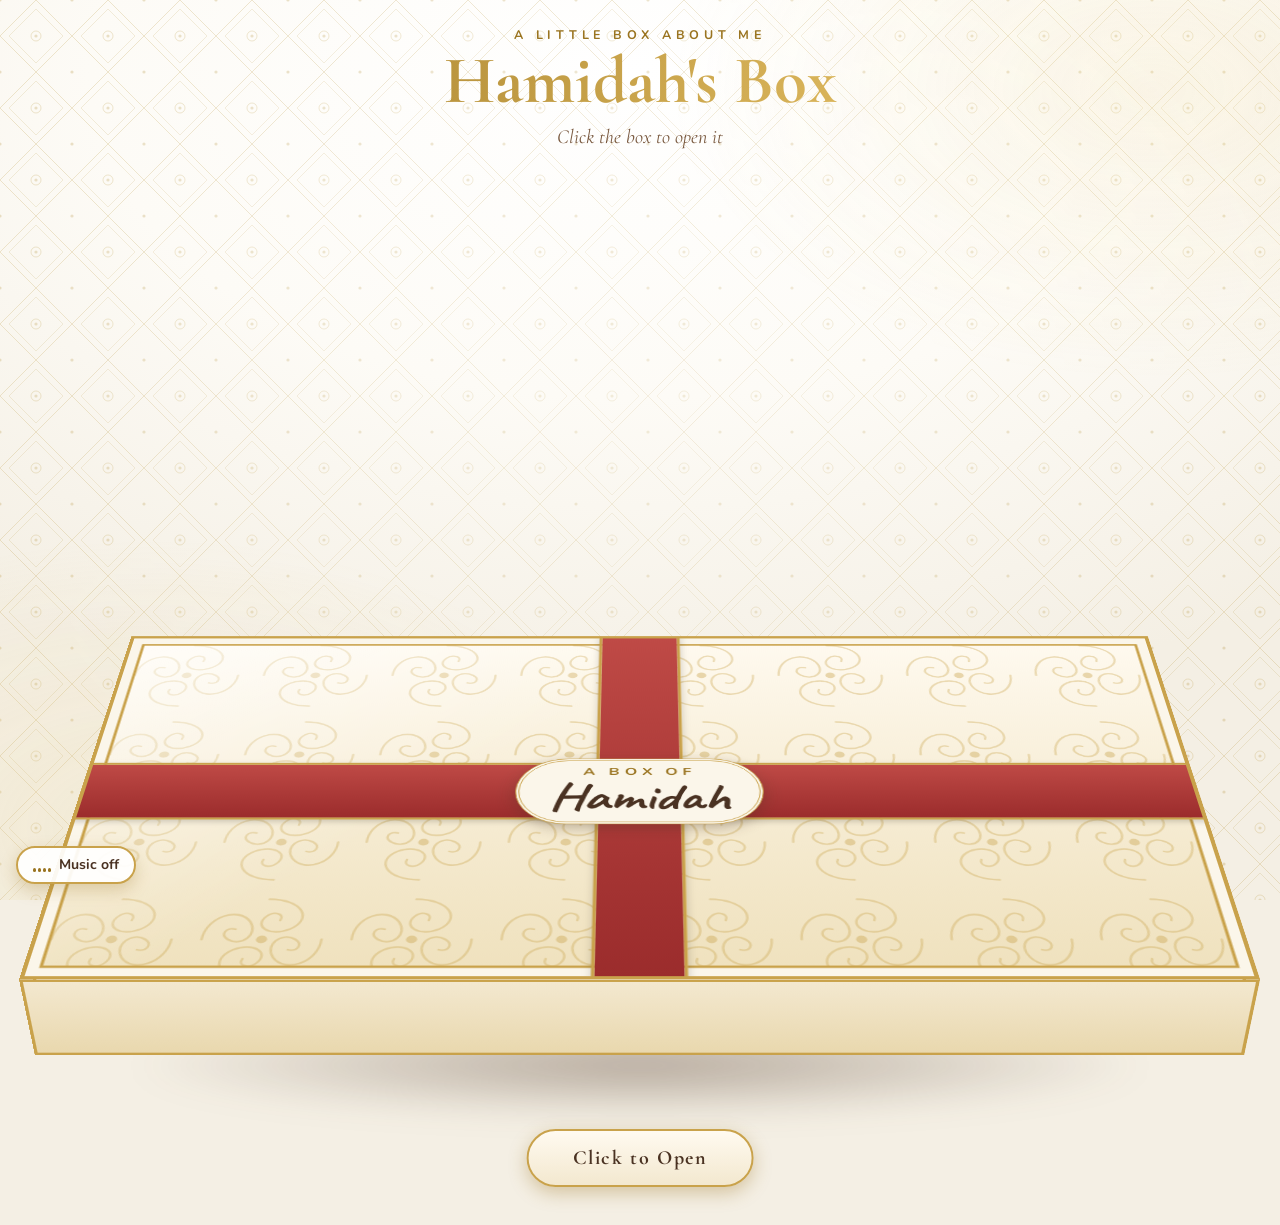
<file: index.html>
<!DOCTYPE html>
<html lang="en">
<head>
  <meta charset="utf-8">
  <meta name="viewport" content="width=device-width, initial-scale=1">
  <title>Hamidah's Luxury Portfolio Box</title>
  <meta name="description" content="An interactive luxury gift box portfolio of Hamidah H. Gunting.">

  <!-- Fonts (optional - the site falls back to system fonts if offline) -->
  <link rel="preconnect" href="https://fonts.googleapis.com">
  <link rel="preconnect" href="https://fonts.gstatic.com" crossorigin>
  <link href="https://fonts.googleapis.com/css2?family=Caveat:wght@500;700&family=Cormorant+Garamond:ital,wght@0,500;0,600;0,700;1,500&family=Nunito:wght@400;600;700&display=swap" rel="stylesheet">

  <!-- All styling lives in styles.css -->
  <link rel="stylesheet" href="styles.css">
  <script>try{if(sessionStorage.getItem('curtain')==='1')document.documentElement.classList.add('arriving')}catch(e){}</script>
</head>
<body>
  <!-- Page transition curtain (plays when you move between page 1 and page 2) -->
  <div class="curtain" id="curtain" aria-hidden="true"><div class="half l"></div><div class="half r"></div><div class="seal">✦</div></div>

  <noscript>This interactive portfolio needs JavaScript turned on to open the box.</noscript>

  <header class="topbar">
    <p class="eyebrow">A little box about me</p>
    <h1 class="title">Hamidah's Box</h1>
    <p class="hint" id="hint" aria-live="polite">Click the box to open it</p>
  </header>

  <!-- ================= THE LUXURY BOX SCENE ================= -->
  <main class="scene" id="scene">
    <div class="ground-shadow" aria-hidden="true"></div>
    <div class="sparks" id="sparks" aria-hidden="true"></div>

    <div class="float">
      <div class="tilt-layer" id="tiltLayer">
        <div class="box" id="box">

          <!-- Box walls (back, front, left, right) -->
          <div class="wall back" aria-hidden="true"></div>
          <div class="wall left" aria-hidden="true"></div>
          <div class="wall right" aria-hidden="true"></div>

          <!-- Floor with the four objects -->
          <div class="floor" id="floor">

            <!-- OBJECT 1: Photo frame / Polaroid -> About Me -->
            <div class="slot" style="--i:0">
              <button class="item item-frame" id="itemFrame" data-target="profile" aria-label="Open my profile photo and About Me">
                <span class="item-label">About Me</span>
                <span class="lift">
                  <span class="tiltable polaroid">
                    <span class="tape" aria-hidden="true"></span>
                    <span class="polaroid-photo"><img id="polaroidImg" alt="Photo of Hamidah (placeholder until a photo is added)"></span>
                    <span class="polaroid-cap">Hamidah ✦ Bambi</span>
                  </span>
                </span>
              </button>
            </div>

            <!-- OBJECT 2: Album collection -> Top 5 songs (buttons are built by script.js) -->
            <div class="slot" style="--i:1">
              <div class="item item-albums" role="group" aria-label="My top five songs. Choose an album to play.">
                <span class="item-label">My Top 5 Songs</span>
                <span class="lift">
                  <span class="tray"><span class="album-grid" id="albumGrid"></span></span>
                </span>
              </div>
            </div>

            <!-- OBJECT 3: Certificates folder -> Education, skills, achievements -->
            <div class="slot" style="--i:2">
              <button class="item item-folder" id="itemFolder" data-target="certs" aria-label="Open certificates and awards">
                <span class="item-label">Certificates &amp; Awards</span>
                <span class="lift">
                  <span class="tiltable folder">
                    <span class="folder-tab" aria-hidden="true"></span>
                    <span class="folder-back" aria-hidden="true"></span>
                    <span class="fcard c1" aria-hidden="true"></span>
                    <span class="fcard c2" aria-hidden="true"></span>
                    <span class="folder-front">
                      <span class="seal-star" aria-hidden="true">★</span>
                      <span class="folder-title">Certificates<br>&amp; Awards</span>
                    </span>
                    <span class="shine" aria-hidden="true"></span>
                  </span>
                </span>
              </button>
            </div>

            <!-- OBJECT 4: Personal letter -> Future goals and quotes -->
            <div class="slot" style="--i:3">
              <button class="item item-letter" id="itemLetter" data-target="letter" aria-label="Open my personal letter">
                <span class="item-label">My Letter</span>
                <span class="lift">
                  <span class="tiltable mini-env">
                    <span class="flap" aria-hidden="true"></span>
                    <span class="wax" aria-hidden="true">H</span>
                    <span class="env-to" aria-hidden="true">for you</span>
                  </span>
                </span>
              </button>
            </div>
          </div>

          <!-- Front wall is drawn after the floor so it sits in front of the objects -->
          <div class="wall front" aria-hidden="true"></div>

          <!-- The lid: click to open -->
          <div class="lid" id="lid">
            <div class="lid-top">
              <span class="ribbon h"></span>
              <span class="ribbon v"></span>
              <span class="plaque"><span class="plaque-small">a box of</span><span class="plaque-name">Hamidah</span></span>
            </div>
            <div class="lid-inner"></div>
            <div class="skirt f"></div>
            <div class="skirt b"></div>
            <div class="skirt l"></div>
            <div class="skirt r"></div>
          </div>
        </div>
      </div>
    </div>

    <!-- Accessible open button (also triggered by clicking/tapping the lid) -->
    <button class="open-btn" id="openBtn" type="button">Click to Open</button>
  </main>

  <!-- ================= OVERLAYS ================= -->

  <!-- Profile -->
  <div class="overlay" id="profileOverlay" hidden>
    <section class="panel profile-panel" role="dialog" aria-modal="true" aria-labelledby="profileName">
      <button class="close" type="button" data-close aria-label="Close profile and return to the box">✕</button>
      <div class="panel-body" id="profileBody"></div>
    </section>
  </div>

  <!-- Music player -->
  <div class="overlay" id="playerOverlay" hidden>
    <section class="panel player-panel" role="dialog" aria-modal="true" aria-label="Music player">
      <button class="close" type="button" data-close aria-label="Close music player and return to the box">✕</button>
      <div class="panel-body player">
        <div class="player-left">
          <div class="art-wrap">
            <div class="vinyl" id="vinyl" aria-hidden="true"><span></span></div>
            <img class="art" id="pArt" alt="">
          </div>
        </div>
        <div class="player-right">
          <p class="kicker">Now selected · <span id="pCount">1 / 5</span></p>
          <h2 id="pTitle" class="song-title">Song</h2>
          <p id="pArtist" class="song-artist">Artist</p>

          <div class="seek">
            <span id="pCur">0:00</span>
            <input id="pSeek" type="range" min="0" max="1000" value="0" step="1" aria-label="Song progress">
            <span id="pDur">--:--</span>
          </div>

          <div class="controls">
            <button class="ctl" id="pPrev" type="button" aria-label="Previous song">
              <svg viewBox="0 0 24 24" width="22" height="22" aria-hidden="true"><path d="M6 5h2v14H6zM20 5v14L9.5 12z" fill="currentColor"/></svg>
            </button>
            <button class="ctl ctl-main" id="pPlay" type="button" aria-label="Play">
              <svg class="i-play" viewBox="0 0 24 24" width="28" height="28" aria-hidden="true"><path d="M8 5v14l11-7z" fill="currentColor"/></svg>
              <svg class="i-pause" viewBox="0 0 24 24" width="28" height="28" aria-hidden="true" hidden><path d="M7 5h4v14H7zM13 5h4v14h-4z" fill="currentColor"/></svg>
            </button>
            <button class="ctl" id="pNext" type="button" aria-label="Next song">
              <svg viewBox="0 0 24 24" width="22" height="22" aria-hidden="true"><path d="M16 5h2v14h-2zM4 5v14l10.5-7z" fill="currentColor"/></svg>
            </button>
          </div>

          <p class="status" id="pStatus" role="status" aria-live="polite"></p>
          <ol class="tracklist" id="pList" aria-label="Song list"></ol>
        </div>
      </div>
    </section>
  </div>

  <!-- Certificates carousel -->
  <div class="overlay" id="certsOverlay" hidden>
    <section class="panel certs-panel" role="dialog" aria-modal="true" aria-label="Certificates and awards">
      <button class="close" type="button" data-close aria-label="Close certificates and return to the box">✕</button>
      <div class="panel-body certs">
        <p class="kicker center">Certificates &amp; Awards</p>
        <div class="cviewport" id="cViewport"><div class="ctrack" id="cTrack"></div></div>
        <div class="cnav">
          <button class="ctl" id="cPrev" type="button" aria-label="Previous card">‹</button>
          <div class="dots" id="cDots" role="tablist" aria-label="Choose a card"></div>
          <button class="ctl" id="cNext" type="button" aria-label="Next card">›</button>
        </div>
        <p class="swipe-hint">Swipe, use the arrows, or press ← →</p>
      </div>
    </section>
  </div>

  <!-- Letter -->
  <div class="overlay" id="letterOverlay" hidden>
    <section class="panel letter-panel" role="dialog" aria-modal="true" aria-label="My personal letter">
      <button class="close" type="button" data-close aria-label="Close letter and return to the box">✕</button>
      <div class="letter-stage">
        <div class="envelope" id="envelope" aria-hidden="true">
          <div class="env-back"></div>
          <div class="env-flap"></div>
          <div class="env-front"></div>
          <div class="env-seal">H</div>
        </div>

        <article class="sheet" id="sheet" hidden>
          <div class="sheet-inner">
            <p class="hand big">Dear visitor,</p>
            <p class="sheet-intro">Thank you for opening my box. Here is what I am dreaming of, and a few words I really like.</p>

            <!-- SECTION A -->
            <section class="goals" aria-labelledby="goalsTitle">
              <h3 id="goalsTitle"><span>A</span> My Future Goals</h3>
              <ol class="roadmap" id="roadmap"></ol>
            </section>

            <!-- SECTION B -->
            <section class="quotes" aria-labelledby="quotesTitle">
              <h3 id="quotesTitle"><span>B</span> Quotes That I Really Like</h3>

              <blockquote class="quote quote-deep">
                <svg class="quote-line" viewBox="0 0 200 12" aria-hidden="true"><path d="M2 6 C30 -2, 50 14, 80 6 S 140 -2, 198 6"/></svg>
                <p>“Everything Happens for a Reason.”</p>
              </blockquote>

              <blockquote class="quote quote-fun" id="funQuote">
                <span class="zzz" aria-hidden="true"><i>z</i><i>Z</i><i>z</i></span>
                <p>“Don't give up on your dreams, keep sleeping.”</p>
                <span class="sleepy" aria-hidden="true">😴</span>
              </blockquote>
            </section>

            <!-- PAGE 2 BUTTON: goes to culture.html (the address is set by PAGE_2_URL in script.js) -->
            <div class="cta-wrap">
              <a class="cta" id="cultureBtn" href="culture.html" data-transition>
                <span class="cta-text">know about my culture!</span>
              </a>
            </div>
          </div>
        </article>
      </div>
    </section>
  </div>

  <!-- Photo lightbox -->
  <div class="lightbox" id="lightbox" hidden role="dialog" aria-modal="true" aria-label="Enlarged photo">
    <button class="close" type="button" id="lbClose" aria-label="Close enlarged photo">✕</button>
    <figure>
      <img id="lbImg" alt="">
      <figcaption id="lbCap"></figcaption>
    </figure>
  </div>


  <!-- Background music on/off (the song itself is set by BG_MUSIC in script.js) -->
  <button class="bgbtn" id="bgBtn" type="button" aria-pressed="false" aria-label="Turn background music off" hidden>
    <span class="bars" aria-hidden="true"><i></i><i></i><i></i><i></i></span>
    <span class="bg-label" id="bgLabel">Music on</span>
  </button>

  <div class="toast" id="toast" role="status" aria-live="polite" hidden></div>

  <script src="script.js"></script>
</body>
</html>
</file>
<file: styles.css>
/* =====================================================================
   HAMIDAH'S LUXURY PORTFOLIO BOX  -  styles.css
   Colors: ivory, cream, royal gold, warm brown, small red accents.
   To change the colors of the whole site, edit the variables below.
   ===================================================================== */

/* Animatable angles so the box tilt and lid stay perfectly in sync */
@property --tilt { syntax: '<angle>'; inherits: true; initial-value: 56deg; }
@property --lid  { syntax: '<angle>'; inherits: true; initial-value: 0deg; }

:root {
  --ivory: #fbf6ea;
  --cream: #f3e8cf;
  --cream-deep: #e8d7ad;
  --gold: #c9a24b;
  --gold-dark: #9a7420;
  --gold-light: #efd998;
  --brown: #4a3222;
  --brown-soft: #7a5a40;
  --red: #9b2c2c;
  --red-soft: #bf4a46;

  --font-display: 'Cormorant Garamond', 'Playfair Display', Georgia, serif;
  --font-body: 'Nunito', 'Segoe UI', system-ui, -apple-system, sans-serif;
  --font-hand: 'Caveat', 'Segoe Script', 'Bradley Hand', cursive;

  /* Okir-inspired motif (four scrolls around a center bud). Strong + soft versions. */
  --okir: url("data:image/svg+xml;utf8,<svg xmlns='http://www.w3.org/2000/svg' width='80' height='80' viewBox='0 0 80 80'><g fill='none' stroke='%239a7420' stroke-width='1.4' stroke-linecap='round'><path d='M40 8C58 8 66 24 54 32C44 38 34 30 40 22C44 17 50 20 48 25'/><path d='M40 72C22 72 14 56 26 48C36 42 46 50 40 58C36 63 30 60 32 55'/><path d='M8 40C8 22 24 14 32 26C38 36 30 46 22 40C17 36 20 30 25 32'/><path d='M72 40C72 58 56 66 48 54C42 44 50 34 58 40C63 44 60 50 55 48'/></g><circle cx='40' cy='40' r='3' fill='%23c9a24b'/></svg>");
  --lattice: url("data:image/svg+xml;utf8,<svg xmlns='http://www.w3.org/2000/svg' width='72' height='72' viewBox='0 0 72 72'><g fill='none' stroke='%23b8963f' stroke-opacity='.26' stroke-width='1'><path d='M36 0L72 36L36 72L0 36Z'/><path d='M36 9L63 36L36 63L9 36Z' stroke-opacity='.18'/><circle cx='36' cy='36' r='5'/></g><g fill='%23b8963f' fill-opacity='.30'><circle cx='36' cy='36' r='1.6'/><circle cx='0' cy='0' r='1.6'/><circle cx='72' cy='0' r='1.6'/><circle cx='0' cy='72' r='1.6'/><circle cx='72' cy='72' r='1.6'/></g></svg>");
  --okir-soft: url("data:image/svg+xml;utf8,<svg xmlns='http://www.w3.org/2000/svg' width='80' height='80' viewBox='0 0 80 80'><g fill='none' stroke='%23c9a24b' stroke-opacity='.35' stroke-width='1.4' stroke-linecap='round'><path d='M40 8C58 8 66 24 54 32C44 38 34 30 40 22C44 17 50 20 48 25'/><path d='M40 72C22 72 14 56 26 48C36 42 46 50 40 58C36 63 30 60 32 55'/><path d='M8 40C8 22 24 14 32 26C38 36 30 46 22 40C17 36 20 30 25 32'/><path d='M72 40C72 58 56 66 48 54C42 44 50 34 58 40C63 44 60 50 55 48'/></g><circle cx='40' cy='40' r='3' fill='%23c9a24b' fill-opacity='.4'/></svg>");

  /* Box size (desktop). Phones override these in the media query at the bottom. */
  --k: 1.5;   /* BOX SIZE MULTIPLIER: 1 = original size, 1.5 = 50% bigger. Phones reset it to 1 below. */
  --W: min(94vw, max(1000px, 84vw), calc(1000px * var(--k)));   /* 1.5x on large screens, shrinks to fit smaller ones */
  --D: calc(340px * var(--k));
  --H: calc(56px * var(--k));
  --sk: calc(var(--H) + 6px * var(--k));
  --tilt-closed: 56deg;
  --tilt-open: 38deg;
  --lid-open: 100deg;
  --scene-h: calc(640px * var(--k));
  --box-top: 62%;
}

* { box-sizing: border-box; }
[hidden] { display: none !important; }
html, body { margin: 0; }
body {
  min-height: 100vh;
  font-family: var(--font-body);
  color: var(--brown);
  background: radial-gradient(1100px 650px at 50% 6%, #ffffff 0%, #fdfbf6 50%, #f4efe4 100%);
  overflow-x: hidden;
  -webkit-tap-highlight-color: transparent;
}
body::before {
  content: ''; position: fixed; inset: 0; pointer-events: none;
  background:
    radial-gradient(700px 420px at 12% 92%, rgba(239, 217, 152, .22), transparent 70%),
    radial-gradient(700px 420px at 90% 10%, rgba(239, 217, 152, .20), transparent 70%),
    var(--lattice) 0 0 / 72px 72px;
  -webkit-mask-image: radial-gradient(ellipse at 50% 45%, rgba(0,0,0,.55) 0%, #000 75%);
  mask-image: radial-gradient(ellipse at 50% 45%, rgba(0,0,0,.55) 0%, #000 75%);
  opacity: .9;
}
button { font: inherit; color: inherit; }
:focus-visible { outline: 3px solid var(--red); outline-offset: 3px; }

/* ---------- Header ---------- */
.topbar { position: relative; z-index: 2; text-align: center; padding: 26px 16px 0; }
.eyebrow { margin: 0; font-size: .78rem; font-weight: 700; letter-spacing: .38em; text-transform: uppercase; color: var(--gold-dark); }
.title {
  margin: .05em 0 0; font-family: var(--font-display); font-weight: 700;
  font-size: clamp(2.3rem, 6.4vw, 4.2rem); line-height: 1.05;
  background: linear-gradient(90deg, var(--gold-dark), #d9b45a 30%, var(--gold-light) 50%, #d9b45a 70%, var(--gold-dark));
  background-size: 220% 100%; -webkit-background-clip: text; background-clip: text; color: transparent;
  animation: shimmer 7s linear infinite;
}
.hint { margin: .4em 0 0; min-height: 1.5em; font-family: var(--font-display); font-style: italic; font-size: 1.25rem; color: var(--brown-soft); }

/* ---------- Scene / 3D box ---------- */
.scene { margin-top: calc(220px * (var(--k) - 1)); position: relative; height: var(--scene-h); perspective: calc(1500px * var(--k)); perspective-origin: 50% 35%; }
.float { position: absolute; inset: 0; transform-style: preserve-3d; animation: floatY 6s ease-in-out infinite; }
.tilt-layer {
  position: absolute; inset: 0; transform-style: preserve-3d;
  transform: rotateX(var(--my, 0deg)) rotateY(var(--mx, 0deg));
  transition: transform .25s ease-out;
}
.ground-shadow {
  position: absolute; left: 50%; top: calc(var(--box-top) + var(--D) * .3);
  width: calc(var(--W) * .96); height: calc(70px * var(--k)); margin-left: calc(var(--W) * -.48);
  background: radial-gradient(ellipse at center, rgba(74, 50, 34, .38), transparent 70%); filter: blur(calc(10px * var(--k)));
}

.box {
  --tilt: var(--tilt-closed);
  --lid: 0deg;
  position: absolute; left: 50%; top: var(--box-top);
  width: var(--W); height: var(--D);
  margin-left: calc(var(--W) / -2); margin-top: calc(var(--D) / -2);
  transform-style: preserve-3d;
  transform: rotateX(var(--tilt));
  transition: --tilt 1.5s cubic-bezier(.6, 0, .3, 1) .55s, --lid 1.4s cubic-bezier(.5, 0, .2, 1);
}
.box.open { --tilt: var(--tilt-open); --lid: var(--lid-open); }

/* Walls */
.wall {
  position: absolute;
  background: var(--okir-soft) center / calc(56px * var(--k)) calc(56px * var(--k)), linear-gradient(180deg, var(--cream), var(--ivory));
  border: calc(2px * var(--k)) solid var(--gold);
  box-shadow: inset 0 0 0 calc(4px * var(--k)) rgba(255, 255, 255, .45);
}
.wall.back  { left: 0; bottom: 100%; width: 100%; height: var(--H); transform-origin: 50% 100%; transform: rotateX(-90deg); }
.wall.front { left: 0; top: 100%;    width: 100%; height: var(--H); transform-origin: 50% 0;    transform: rotateX(90deg); }
.wall.left  { right: 100%; top: 0; width: var(--H); height: 100%; transform-origin: 100% 50%; transform: rotateY(90deg); }
.wall.right { left: 100%;  top: 0; width: var(--H); height: 100%; transform-origin: 0 50%;     transform: rotateY(-90deg); }

/* Floor (soft ivory tissue with faint Okir) */
.floor {
  position: absolute; inset: 0; transform-style: preserve-3d;
  background:
    var(--okir-soft) 0 0 / calc(90px * var(--k)) calc(90px * var(--k)),
    repeating-linear-gradient(45deg, rgba(201, 162, 75, .07) 0 calc(2px * var(--k)), transparent calc(2px * var(--k)) calc(14px * var(--k))),
    radial-gradient(ellipse at 50% 40%, #fffaf0, #f1e4c4);
  box-shadow: inset 0 0 calc(50px * var(--k)) rgba(154, 116, 32, .28);
  display: grid; grid-template-columns: repeat(4, 1fr); align-items: end; justify-items: center;
  padding: 0 2% 6%;
}

/* Lid */
.lid {
  position: absolute; left: calc(-6px * var(--k)); top: calc(-6px * var(--k)); width: calc(100% + calc(12px * var(--k))); height: calc(100% + calc(12px * var(--k)));
  transform-style: preserve-3d; transform-origin: 50% 0;
  transform: translateZ(calc(var(--H) + calc(3px * var(--k)))) rotateX(var(--lid));
  cursor: pointer;
}
.box.open .lid { pointer-events: none; cursor: default; }
.lid-top, .lid-inner { position: absolute; inset: 0; backface-visibility: hidden; border: calc(3px * var(--k)) solid var(--gold); }
.lid-top {
  display: grid; place-items: center; overflow: hidden;
  background:
    linear-gradient(135deg, rgba(255, 255, 255, .6), transparent 38%),
    var(--okir-soft) 0 0 / calc(90px * var(--k)) calc(90px * var(--k)),
    linear-gradient(180deg, #fffaf0, #efe1bd);
  box-shadow: inset 0 0 0 calc(7px * var(--k)) var(--ivory), inset 0 0 0 calc(9px * var(--k)) var(--gold), 0 0 0 0 rgba(239, 217, 152, 0);
  transition: box-shadow .4s;
}
.box:not(.open) .lid:hover .lid-top { box-shadow: inset 0 0 0 calc(7px * var(--k)) var(--ivory), inset 0 0 0 calc(9px * var(--k)) var(--gold), 0 0 calc(40px * var(--k)) calc(6px * var(--k)) rgba(239, 217, 152, .85); }
.lid-inner {
  transform: rotateY(180deg);
  background: var(--okir-soft) 0 0 / calc(90px * var(--k)) calc(90px * var(--k)), linear-gradient(180deg, #f3e8cf, #e8d7ad);
}
.ribbon { position: absolute; background: linear-gradient(var(--red-soft), var(--red)); border: calc(2px * var(--k)) solid var(--gold); box-shadow: 0 calc(2px * var(--k)) calc(6px * var(--k)) rgba(0, 0, 0, .2); }
.ribbon.h { left: calc(-4px * var(--k)); right: calc(-4px * var(--k)); top: 50%; height: 17%; transform: translateY(-50%); }
.ribbon.v { top: calc(-4px * var(--k)); bottom: calc(-4px * var(--k)); left: 50%; width: 8%; transform: translateX(-50%); }
.plaque {
  position: relative; z-index: 2; display: grid; place-items: center; text-align: center;
  padding: .35em 1.8em .5em; background: var(--ivory); border: calc(3px * var(--k)) double var(--gold); border-radius: calc(999px * var(--k));
  box-shadow: 0 calc(4px * var(--k)) calc(12px * var(--k)) rgba(74, 50, 34, .3);
}
.plaque-small { font-size: calc(.65rem * var(--k)); letter-spacing: .3em; text-transform: uppercase; color: var(--gold-dark); font-weight: 700; }
.plaque-name { font-family: var(--font-hand); font-weight: 700; font-size: calc(clamp(1.5rem, 4vw, 2.4rem) * var(--k)); line-height: 1; color: var(--brown); }

.skirt { position: absolute; background: linear-gradient(180deg, var(--cream), #e9d8ae); border: calc(2px * var(--k)) solid var(--gold); }
.skirt.f { left: 0; top: 100%;    width: 100%; height: var(--sk); transform-origin: 50% 0;    transform: rotateX(-90deg); }
.skirt.b { left: 0; bottom: 100%; width: 100%; height: var(--sk); transform-origin: 50% 100%; transform: rotateX(90deg); }
.skirt.l { right: 100%; top: 0; width: var(--sk); height: 100%; transform-origin: 100% 50%; transform: rotateY(-90deg); }
.skirt.r { left: 100%;  top: 0; width: var(--sk); height: 100%; transform-origin: 0 50%;     transform: rotateY(90deg); }

/* Open button + sparks */
.open-btn {
  position: absolute; left: 50%; bottom: 4%; transform: translateX(-50%); z-index: 5;
  padding: .75em 2.2em; border: 2px solid var(--gold); border-radius: 999px; cursor: pointer;
  background: linear-gradient(180deg, #fffaf0, var(--cream)); color: var(--brown);
  font-family: var(--font-display); font-weight: 700; font-size: 1.25rem; letter-spacing: .08em;
  box-shadow: 0 6px 18px rgba(154, 116, 32, .35); animation: pulse 2.4s ease-in-out infinite;
}
.open-btn:hover { box-shadow: 0 6px 26px rgba(201, 162, 75, .8); }
.open-btn.gone { opacity: 0; pointer-events: none; transition: opacity .4s; animation: none; }
.sparks { position: absolute; inset: 0; pointer-events: none; z-index: 4; }
.sparks i {
  position: absolute; left: 50%; top: var(--box-top); width: var(--sz); height: var(--sz); border-radius: 50%;
  background: radial-gradient(circle, #fff6cf, var(--gold) 60%, transparent 72%);
  animation: spark 1.7s ease-out forwards;
}

/* ---------- Objects inside the box ---------- */
.slot { position: relative; transform-style: preserve-3d; display: flex; justify-content: center; visibility: hidden; font-size: max(16px, calc(var(--W) / 62.5)); }
.slot::after { /* soft shadow on the floor under each object */
  content: ''; position: absolute; left: 6%; right: 6%; bottom: -.6em; height: 1.6em; border-radius: 50%;
  background: radial-gradient(ellipse, rgba(74, 50, 34, .4), transparent 70%); transform: translateZ(1px); pointer-events: none;
}
.box.open .slot { visibility: visible; }

.item {
  position: relative; display: block; margin: 0; padding: 0; border: 0; background: none; cursor: pointer; text-align: center;
  transform-style: preserve-3d; transform-origin: 50% 100%;
  /* stand upright, facing the viewer, whatever the box tilt is */
  transform: translateZ(2px) rotateX(calc(var(--tilt) * -1));
}
.box.open .item { animation: drop .95s cubic-bezier(.2, .8, .2, 1) both; animation-delay: calc(1s + var(--i) * .16s); }
.lift { display: block; transition: transform .35s cubic-bezier(.2, .8, .2, 1), opacity .45s; }
.item:hover .lift, .item:focus-within .lift { transform: translateY(-.8em); }
.item.lifted .lift { opacity: 0; transform: translateY(-1.4em) scale(.92); }

.item-label {
  position: absolute; bottom: calc(100% + .5em); left: 50%; transform: translateX(-50%); white-space: nowrap;
  padding: .2em .9em; font-size: .74em; font-weight: 700; letter-spacing: .12em; text-transform: uppercase;
  color: var(--brown); background: rgba(251, 246, 234, .92); border: 1px solid var(--gold); border-radius: 999px;
}

.tiltable { transition: transform .25s ease-out, box-shadow .3s; transform: perspective(700px) rotateX(var(--rx, 0deg)) rotateY(var(--ry, 0deg)) rotate(var(--rot, 0deg)); }

/* Polaroid */
.polaroid {
  --rot: -3deg; display: block; position: relative; width: 12em; padding: .8em .8em 3em; background: #fffdf7;
  box-shadow: 0 .7em 1.5em rgba(74, 50, 34, .32), 0 0 0 calc(1px * var(--k)) rgba(201, 162, 75, .55);
}
.item-frame:hover .polaroid { box-shadow: 0 1em 2em rgba(74, 50, 34, .36), 0 0 1.6em rgba(239, 217, 152, .9), 0 0 0 calc(1px * var(--k)) var(--gold); }
.polaroid-photo { display: block; aspect-ratio: 1; background: var(--cream); overflow: hidden; }
.polaroid-photo img { display: block; width: 100%; height: 100%; object-fit: cover; }
.polaroid-cap { position: absolute; left: 0; right: 0; bottom: .6em; text-align: center; white-space: nowrap; font-family: var(--font-hand); font-size: 1.3em; line-height: 1.2; color: var(--brown); }
.tape { position: absolute; top: -.7em; left: 50%; width: 5em; height: 1.4em; margin-left: -2.5em; transform: rotate(3deg); background: rgba(191, 74, 70, .55); border-left: calc(2px * var(--k)) dotted rgba(255, 255, 255, .6); border-right: calc(2px * var(--k)) dotted rgba(255, 255, 255, .6); }

/* Albums */
.tray {
  display: block; width: 13.8em; padding: .8em; border-radius: .4em; border: calc(2px * var(--k)) solid var(--gold);
  background: var(--okir-soft) 0 0 / calc(70px * var(--k)) calc(70px * var(--k)), linear-gradient(160deg, #f6ebd0, #e5d2a4);
  box-shadow: 0 .7em 1.4em rgba(74, 50, 34, .3), inset 0 0 0 calc(3px * var(--k)) rgba(255, 255, 255, .4);
}
.album-grid { display: grid; grid-template-columns: repeat(3, 1fr); gap: .5em; }
.sleeve {
  position: relative; display: block; width: 100%; aspect-ratio: 1; padding: 0; overflow: hidden; cursor: pointer;
  border: calc(1.5px * var(--k)) solid var(--gold); background: #fff; box-shadow: 0 .25em .6em rgba(74, 50, 34, .35);
}
.sleeve img { display: block; width: 100%; height: 100%; object-fit: cover; }
.sleeve .num { position: absolute; left: .25em; top: .25em; padding: 0 .45em; border-radius: calc(999px * var(--k)); font-size: .62em; font-weight: 700; background: rgba(251, 246, 234, .92); color: var(--brown); }
.sleeve:hover, .sleeve:focus-visible { box-shadow: 0 .4em 1em rgba(74, 50, 34, .4), 0 0 1em rgba(239, 217, 152, .95); z-index: 2; }
.sleeve.lifted { opacity: .25; }
.sleeve.is-current { outline: calc(2px * var(--k)) solid var(--red); outline-offset: calc(1px * var(--k)); }

/* Folder */
.folder { --rot: 1.5deg; display: block; position: relative; width: 12.5em; height: 9.6em; }
.folder-tab { position: absolute; left: .5em; top: -.95em; width: 5.4em; height: 1.4em; background: var(--cream-deep); border: calc(2px * var(--k)) solid var(--gold); border-bottom: 0; border-radius: .5em .5em 0 0; }
.folder-back { position: absolute; inset: 0; background: var(--cream-deep); border: calc(2px * var(--k)) solid var(--gold); border-radius: .3em; }
.fcard { position: absolute; left: .9em; right: .9em; top: .5em; bottom: 2em; background: #fffdf7; border: calc(1.5px * var(--k)) solid var(--gold); transition: transform .45s cubic-bezier(.2, .8, .2, 1); box-shadow: inset 0 0 0 calc(4px * var(--k)) rgba(201, 162, 75, .18); }
.fcard.c1 { transform: rotate(-3deg); }
.fcard.c2 { transform: rotate(2.5deg); }
.item-folder:hover .fcard.c1 { transform: rotate(-4deg) translateY(-1.3em); }
.item-folder:hover .fcard.c2 { transform: rotate(3deg) translateY(-.8em); }
.folder-front {
  position: absolute; left: 0; right: 0; bottom: 0; height: 78%; display: grid; place-items: center; text-align: center;
  background: var(--okir-soft) 0 0 / calc(60px * var(--k)) calc(60px * var(--k)), linear-gradient(160deg, #f9efd5, #e6d3a6); border: calc(2px * var(--k)) solid var(--gold); border-radius: .3em;
  box-shadow: 0 -.2em .8em rgba(74, 50, 34, .18), inset 0 0 0 calc(3px * var(--k)) rgba(255, 255, 255, .4);
}
.folder-title { font-family: var(--font-display); font-weight: 700; font-size: 1.2em; line-height: 1.1; color: var(--brown); }
.seal-star { position: absolute; top: -1em; right: 1em; width: 2.1em; height: 2.1em; display: grid; place-items: center; border-radius: 50%; background: var(--red); color: var(--gold-light); border: calc(2px * var(--k)) solid var(--gold); box-shadow: 0 calc(2px * var(--k)) calc(5px * var(--k)) rgba(0, 0, 0, .3); }
.shine { position: absolute; inset: 0; overflow: hidden; pointer-events: none; }
.shine::after { content: ''; position: absolute; top: -20%; bottom: -20%; left: -45%; width: 30%; transform: skewX(-15deg); background: linear-gradient(100deg, transparent, rgba(255, 238, 180, .85), transparent); }
.item-folder:hover .shine::after, .item-folder:focus-visible .shine::after { animation: sweep 1s ease; }

/* Mini envelope (closed letter) */
.mini-env {
  --rot: -2deg; display: block; position: relative; width: 12.5em; height: 8.2em; border: calc(2px * var(--k)) solid var(--gold); border-radius: .3em;
  background:
    linear-gradient(to top right, transparent 49.4%, rgba(154, 116, 32, .45) 50%, transparent 50.8%) left bottom / 50% 62% no-repeat,
    linear-gradient(to top left, transparent 49.4%, rgba(154, 116, 32, .45) 50%, transparent 50.8%) right bottom / 50% 62% no-repeat,
    linear-gradient(160deg, #faf1dd, #ecdcb6);
  box-shadow: 0 .7em 1.4em rgba(74, 50, 34, .32);
}
.mini-env .flap { position: absolute; left: 0; right: 0; top: 0; height: 62%; background: var(--gold); clip-path: polygon(0 0, 100% 0, 50% 100%); transition: transform .4s; transform-origin: top; }
.mini-env .flap::after { content: ''; position: absolute; inset: 0; background: linear-gradient(#f7ecd2, #efe0bb); clip-path: polygon(2.5% 0, 97.5% 0, 50% 90%); }
.item-letter:hover .flap { transform: rotateX(18deg); }
.wax {
  position: absolute; left: 50%; top: 47%; width: 2.3em; height: 2.3em; margin: -1.15em 0 0 -1.15em; display: grid; place-items: center; border-radius: 50%;
  background: radial-gradient(circle at 35% 30%, #d65151, var(--red) 60%, #6e1b1b); color: var(--gold-light); font-family: var(--font-display); font-weight: 700;
  box-shadow: 0 calc(2px * var(--k)) calc(4px * var(--k)) rgba(0, 0, 0, .35), inset 0 0 0 calc(2px * var(--k)) rgba(239, 217, 152, .5);
}
.env-to { position: absolute; left: 0; right: 0; bottom: .35em; font-family: var(--font-hand); font-size: 1.25em; color: var(--brown-soft); }

/* ---------- Overlays and panels ---------- */
.overlay {
  position: fixed; inset: 0; z-index: 50; display: grid; place-items: center; padding: 14px;
  background: rgba(74, 48, 28, 0); backdrop-filter: blur(0); -webkit-backdrop-filter: blur(0);
  transition: background .5s, backdrop-filter .5s, -webkit-backdrop-filter .5s;
}
.overlay.show { background: rgba(74, 48, 28, .5); backdrop-filter: blur(6px); -webkit-backdrop-filter: blur(6px); }

.panel {
  position: relative; width: 100%; max-height: 92vh; display: flex; flex-direction: column; overflow: hidden;
  background: var(--okir-soft) 0 0 / 90px 90px, linear-gradient(170deg, #fffaf0, #f3e8cf);
  border: 3px double var(--gold); border-radius: 18px; color: var(--brown);
  box-shadow: 0 30px 80px rgba(74, 50, 34, .45), inset 0 0 0 6px rgba(255, 255, 255, .45);
  opacity: 0; transform: scale(.92);
  transition: transform .75s cubic-bezier(.2, .8, .2, 1), opacity .55s;
}
.overlay.show .panel { opacity: 1; transform: none; }
.panel-body { overflow: auto; overscroll-behavior: contain; }

.close {
  position: absolute; top: 12px; right: 12px; z-index: 10; width: 44px; height: 44px; border-radius: 50%; cursor: pointer;
  display: grid; place-items: center; font-size: 1.1rem; font-weight: 700; color: var(--brown);
  background: linear-gradient(180deg, #fffaf0, var(--cream)); border: 2px solid var(--gold); box-shadow: 0 3px 10px rgba(74, 50, 34, .3);
  transition: transform .2s, box-shadow .2s;
}
.close:hover { transform: rotate(90deg) scale(1.06); box-shadow: 0 3px 16px rgba(201, 162, 75, .9); }

.kicker { margin: 0 0 .4em; font-size: .75rem; font-weight: 700; letter-spacing: .3em; text-transform: uppercase; color: var(--gold-dark); }
.kicker.center { text-align: center; }

/* Profile */
.profile-panel { max-width: 1000px; }
.profile { display: grid; grid-template-columns: minmax(240px, 340px) 1fr; gap: 30px; padding: 34px; }
.profile-photo { align-self: start; position: sticky; top: 0; }
.polaroid.big { --rot: -2deg; width: 100%; max-width: 330px; margin: 0 auto; font-size: 1.15rem; display: block; }
.profile-name { margin: 0; font-family: var(--font-display); font-weight: 700; font-size: clamp(2rem, 5vw, 3.2rem); line-height: 1.05; }
.profile-name .letter { display: inline-block; opacity: 0; animation: letterIn .65s cubic-bezier(.2, .8, .2, 1) both; animation-delay: calc(var(--i) * .045s + .4s); }
.profile-name .sp { display: inline-block; width: .3em; }
.aka { margin: .3em 0 1em; display: flex; flex-wrap: wrap; gap: .5em; align-items: center; font-family: var(--font-display); font-style: italic; font-size: 1.2rem; color: var(--brown-soft); }
.name-chip { padding: .1em .8em; border: 1.5px solid var(--gold); border-radius: 999px; background: #fffdf7; font-style: normal; font-weight: 700; color: var(--red); animation: bob 3s ease-in-out infinite; }
.name-chip:nth-child(3) { animation-delay: .8s; }

.facts { display: grid; grid-template-columns: repeat(auto-fit, minmax(150px, 1fr)); gap: 12px; margin: 0 0 18px; padding: 0; list-style: none; }
.fact { padding: 12px 14px; background: rgba(255, 255, 255, .7); border: 1.5px solid rgba(201, 162, 75, .7); border-radius: 12px; animation: riseIn .6s cubic-bezier(.2, .8, .2, 1) both; animation-delay: calc(var(--i) * .08s + .6s); }
.fact .ic { font-size: 1.4rem; }
.fact .lb { display: block; font-size: .68rem; letter-spacing: .2em; text-transform: uppercase; font-weight: 700; color: var(--gold-dark); }
.fact .vl { display: block; font-weight: 700; line-height: 1.25; }
.pcard { margin: 0 0 14px; padding: 16px 18px; background: rgba(255, 255, 255, .7); border: 1.5px solid rgba(201, 162, 75, .7); border-radius: 12px; animation: riseIn .6s cubic-bezier(.2, .8, .2, 1) both; animation-delay: calc(var(--i) * .1s + 1s); }
.pcard h3 { margin: 0 0 .4em; font-family: var(--font-display); font-size: 1.45rem; }
.pcard p { margin: .3em 0; line-height: 1.6; }
/* Text you still need to write yourself is shown dashed so it is easy to spot */
.todo { padding: .5em .8em; border: 1.5px dashed var(--red-soft); border-radius: 8px; color: var(--red); font-style: italic; background: rgba(191, 74, 70, .06); }
.chips { display: flex; flex-wrap: wrap; gap: .4em; margin: .3em 0; padding: 0; list-style: none; }
.chip { padding: .35em .95em; border: 1px solid var(--gold); border-radius: 999px; background: rgba(255, 255, 255, .8); font-weight: 600; font-size: .92rem; }

/* Player */
.player-panel { max-width: 940px; }
.player { display: grid; grid-template-columns: minmax(0, 1fr) minmax(0, 1.15fr); gap: 30px; padding: 36px 32px 30px; }
.art-wrap { position: relative; width: 82%; max-width: 380px; margin: 0 auto; aspect-ratio: 1; }
.art { position: relative; z-index: 2; display: block; width: 100%; height: 100%; object-fit: cover; border: 3px solid var(--gold); box-shadow: 0 16px 36px rgba(74, 50, 34, .4); animation: artIn .6s cubic-bezier(.2, .8, .2, 1); }
.vinyl {
  position: absolute; z-index: 1; top: 5%; bottom: 5%; right: -16%; aspect-ratio: 1; border-radius: 50%;
  background: repeating-radial-gradient(circle, #3b2a1d 0 2px, #4a3626 2px 4px); box-shadow: 0 8px 20px rgba(74, 50, 34, .4);
  transition: transform .8s cubic-bezier(.2, .8, .2, 1);
}
.vinyl span { position: absolute; inset: 34%; border-radius: 50%; background: radial-gradient(circle, var(--ivory) 0 12%, var(--red) 13% 100%); border: 3px solid var(--gold); }
.vinyl.spin { animation: spin 5s linear infinite; }
.song-title { margin: 0; font-family: var(--font-display); font-size: clamp(1.8rem, 4vw, 2.6rem); line-height: 1.1; }
.song-artist { margin: .2em 0 1em; font-size: 1.1rem; color: var(--brown-soft); font-weight: 600; }
.seek { display: grid; grid-template-columns: auto 1fr auto; gap: 10px; align-items: center; font-size: .85rem; font-variant-numeric: tabular-nums; }
.seek input { width: 100%; accent-color: var(--gold-dark); height: 24px; }
.controls { display: flex; justify-content: center; align-items: center; gap: 16px; margin: 12px 0 6px; }
.ctl {
  width: 48px; height: 48px; border-radius: 50%; cursor: pointer; display: grid; place-items: center; font-size: 1.6rem; line-height: 1;
  background: linear-gradient(180deg, #fffaf0, var(--cream)); border: 2px solid var(--gold); color: var(--brown); box-shadow: 0 3px 10px rgba(74, 50, 34, .25);
  transition: transform .15s, box-shadow .2s;
}
.ctl:hover { box-shadow: 0 3px 16px rgba(201, 162, 75, .9); }
.ctl:active { transform: scale(.92); }
.ctl:disabled { opacity: .4; cursor: default; }
.ctl-main { width: 66px; height: 66px; background: linear-gradient(180deg, var(--gold-light), var(--gold)); }
.status { min-height: 1.4em; margin: .4em 0; text-align: center; font-size: .9rem; color: var(--red); }
.tracklist { margin: 8px 0 0; padding: 0; list-style: none; display: grid; gap: 8px; }
.track {
  display: grid; grid-template-columns: 44px 1fr auto; gap: 12px; align-items: center; width: 100%; padding: 6px 10px 6px 6px; text-align: left; cursor: pointer;
  background: rgba(255, 255, 255, .6); border: 1.5px solid rgba(201, 162, 75, .55); border-radius: 10px; transition: transform .2s, background .2s, border-color .2s;
}
.track:hover { transform: translateX(4px); background: #fff; }
.track img { width: 44px; height: 44px; object-fit: cover; border-radius: 6px; display: block; }
.track .tt { font-weight: 700; display: block; line-height: 1.2; }
.track .ta { font-size: .82rem; color: var(--brown-soft); }
.track.active { background: #fffdf2; border-color: var(--gold-dark); box-shadow: 0 0 0 2px var(--gold-light), 0 6px 16px rgba(201, 162, 75, .4); }
.eq { display: flex; gap: 2px; align-items: flex-end; height: 16px; opacity: 0; }
.track.active .eq { opacity: 1; }
.eq i { width: 3px; height: 4px; background: var(--red); }
.playing .track.active .eq i { animation: eq .8s ease-in-out infinite; }
.playing .track.active .eq i:nth-child(2) { animation-delay: .2s; }
.playing .track.active .eq i:nth-child(3) { animation-delay: .4s; }

/* Certificates carousel */
.certs-panel { max-width: 780px; }
.certs { padding: 30px 18px 22px; }
.cviewport { overflow: hidden; touch-action: pan-y; border-radius: 12px; }
.ctrack { display: flex; transition: transform .55s cubic-bezier(.3, .8, .3, 1); will-change: transform; }
.ctrack.dragging { transition: none; }
.ccard { flex: 0 0 100%; padding: 6px 10px; }
.cert {
  position: relative; height: clamp(380px, 58vh, 560px); overflow: auto; padding: 44px 30px 30px; text-align: center;
  display: flex; flex-direction: column;
  background: var(--okir-soft) 0 0 / 80px 80px, linear-gradient(170deg, #fffdf7, #f6ecd2); border: 3px double var(--gold); border-radius: 10px;
  box-shadow: inset 0 0 0 6px rgba(255, 255, 255, .5), 0 8px 24px rgba(74, 50, 34, .15);
}
.cert::before { content: ''; position: absolute; left: 50%; top: 0; width: 56px; height: 20px; transform: translateX(-50%); background: linear-gradient(var(--red-soft), var(--red)); border: 2px solid var(--gold); border-top: 0; border-radius: 0 0 8px 8px; }
.cert-in { margin: auto 0; width: 100%; }   /* centers short cards, scrolls tall ones */
.cert .ic { font-size: 3.2rem; }
.cert h2 { margin: .1em 0 .1em; font-family: var(--font-display); font-size: 2.5rem; }
.cert .sub { margin: 0 0 1.1em; font-size: 1.1rem; font-style: italic; color: var(--brown-soft); }
.cert p { line-height: 1.6; }
.cert .chips { justify-content: center; gap: .65em .7em; margin: .4em auto; max-width: 600px; }
.cert .chip { padding: .5em 1.25em; font-size: 1.12rem; box-shadow: 0 2px 6px rgba(154, 116, 32, .15); transition: transform .2s, box-shadow .2s; }
.cert .chip:hover { transform: translateY(-2px); box-shadow: 0 6px 14px rgba(154, 116, 32, .28); }
.cert.has-photos .chip { font-size: 1rem; padding: .35em .95em; }
.timeline { margin: 1em 0; padding: 0; list-style: none; text-align: left; display: grid; gap: 10px; }
.timeline li { display: grid; grid-template-columns: 8.5em 1fr; gap: 12px; align-items: baseline; padding: 10px 12px; background: rgba(255, 255, 255, .7); border-left: 4px solid var(--red-soft); border-radius: 6px; }
.timeline .when { font-weight: 700; color: var(--gold-dark); font-size: .9rem; }
.gallery-title { margin: 1.2em 0 .4em; font-family: var(--font-display); font-size: 1.3rem; }
.gallery { display: flex; flex-wrap: wrap; justify-content: center; gap: 12px; }
.shot { width: clamp(130px, 31%, 200px); position: relative; padding: 0; aspect-ratio: 4 / 3; overflow: hidden; cursor: zoom-in; border: 2px solid var(--gold); border-radius: 8px; background: var(--cream); transition: transform .25s, box-shadow .25s; }
.shot:hover { transform: translateY(-3px) scale(1.02); box-shadow: 0 8px 18px rgba(74, 50, 34, .3); }
.shot img { display: block; width: 100%; height: 100%; object-fit: cover; object-position: center 22%; }
.cnav { display: flex; justify-content: center; align-items: center; gap: 16px; margin-top: 14px; }
.cnav .ctl { width: 44px; height: 44px; font-size: 1.7rem; padding-bottom: 3px; }
.dots { display: flex; gap: 8px; }
.dot { width: 12px; height: 12px; padding: 0; border-radius: 50%; border: 2px solid var(--gold); background: transparent; cursor: pointer; transition: transform .2s, background .2s; }
.dot.on { background: var(--red); border-color: var(--gold-dark); transform: scale(1.25); }
.swipe-hint { margin: 10px 0 0; text-align: center; font-size: .8rem; color: var(--brown-soft); }

/* Lightbox */
.lightbox { position: fixed; inset: 0; z-index: 90; display: grid; place-items: center; padding: 20px; background: rgba(74, 48, 28, .82); animation: fade .3s; }
.lightbox figure { margin: 0; max-width: min(92vw, 960px); text-align: center; }
.lightbox img { max-width: 100%; max-height: 78vh; border: 4px solid var(--gold); border-radius: 6px; background: var(--ivory); box-shadow: 0 20px 60px rgba(0, 0, 0, .5); animation: pop .35s cubic-bezier(.2, .8, .2, 1); }
.lightbox figcaption { margin-top: 10px; color: var(--ivory); font-weight: 600; }

/* Letter */
.letter-panel { max-width: 660px; overflow: visible; background: none; border: 0; box-shadow: none; max-height: none; }
.letter-stage { display: grid; justify-items: center; align-items: center; }
.letter-stage > * { grid-area: 1 / 1; }
.letter-panel .close { top: -8px; right: -4px; }

.envelope { position: relative; width: min(380px, 82vw); height: min(250px, 54vw); perspective: 1000px; transition: transform .7s cubic-bezier(.2, .8, .2, 1), opacity .6s; filter: drop-shadow(0 18px 24px rgba(74, 50, 34, .4)); }
.env-back, .env-front, .env-flap { position: absolute; inset: 0; }
.env-back { background: linear-gradient(160deg, #e8d7ad, #d9c590); border: 2px solid var(--gold); border-radius: 6px; }
.env-front { background: var(--gold); clip-path: polygon(0 0, 50% 56%, 100% 0, 100% 100%, 0 100%); }
.env-front::after { content: ''; position: absolute; inset: 0; background: linear-gradient(160deg, #faf1dd, #ecdcb6); clip-path: polygon(1.5% 2.5%, 50% 57.5%, 98.5% 2.5%, 98.5% 97.5%, 1.5% 97.5%); }
.env-flap { height: 60%; bottom: auto; z-index: 3; transform-origin: top; background: var(--gold); clip-path: polygon(0 0, 100% 0, 50% 100%); transition: transform .85s cubic-bezier(.5, 0, .2, 1), z-index 0s .4s; }
.env-flap::after { content: ''; position: absolute; inset: 0; background: linear-gradient(#f7ecd2, #efe0bb); clip-path: polygon(2% 0, 98% 0, 50% 92%); }
.env-seal { position: absolute; z-index: 4; left: 50%; top: 52%; width: 56px; height: 56px; margin: -28px 0 0 -28px; display: grid; place-items: center; border-radius: 50%; font-family: var(--font-display); font-weight: 700; font-size: 1.6rem; color: var(--gold-light); background: radial-gradient(circle at 35% 30%, #d65151, var(--red) 60%, #6e1b1b); box-shadow: 0 3px 6px rgba(0, 0, 0, .4), inset 0 0 0 3px rgba(239, 217, 152, .5); transition: opacity .3s, transform .5s; }
.envelope.opened .env-flap { transform: rotateX(180deg); z-index: 0; }
.envelope.opened .env-seal { opacity: 0; transform: scale(.4) rotate(40deg); }
.envelope.leave { transform: translateY(40px) scale(.9); opacity: 0; }

.sheet {
  width: 100%; max-height: min(86vh, 800px); overflow: auto; overscroll-behavior: contain; border-radius: 6px; transform-origin: top center;
  background: var(--okir-soft) 0 0 / 90px 90px, repeating-linear-gradient(180deg, transparent 0 31px, rgba(154, 116, 32, .13) 31px 32px), linear-gradient(170deg, #fffdf6, #f7ecd3);
  border: 2px solid var(--gold); box-shadow: 0 24px 60px rgba(74, 50, 34, .5), inset 0 0 0 6px rgba(255, 255, 255, .5);
}
.sheet.unfold { animation: unfold 1s cubic-bezier(.2, .8, .2, 1) both; }
.sheet.fold { animation: unfold .7s cubic-bezier(.5, 0, .8, .4) reverse both; }
.sheet-inner { padding: 38px 30px 34px; }
.hand { font-family: var(--font-hand); }
.hand.big { margin: 0; font-size: 2.4rem; color: var(--red); }
.sheet-intro { margin: .2em 0 1.4em; line-height: 1.6; font-size: 1.05rem; }
.sheet h3 { display: flex; align-items: center; gap: .6em; margin: 1.2em 0 .6em; font-family: var(--font-display); font-size: 1.7rem; }
.sheet h3 span { display: grid; place-items: center; width: 1.6em; height: 1.6em; border-radius: 50%; font-size: .8em; color: var(--gold-light); background: var(--red); border: 2px solid var(--gold); }
.roadmap { position: relative; margin: 0; padding: 0; list-style: none; }
.roadmap::before { content: ''; position: absolute; left: 22px; top: 20px; bottom: 20px; border-left: 3px dotted var(--gold); }
.roadmap li { position: relative; display: grid; grid-template-columns: 46px 1fr; gap: 14px; align-items: center; margin: 0 0 12px; font-family: var(--font-hand); font-size: 1.55rem; line-height: 1.15; animation: riseIn .6s cubic-bezier(.2, .8, .2, 1) both; animation-delay: calc(var(--i) * .12s + .7s); }
.roadmap .stop { display: grid; place-items: center; width: 46px; height: 46px; border-radius: 50%; font-size: 1.3rem; background: #fffdf7; border: 2px solid var(--gold); box-shadow: 0 3px 8px rgba(74, 50, 34, .25); }

.quote { position: relative; margin: 14px 0; padding: 22px 20px; border-radius: 10px; text-align: center; }
.quote p { margin: 0; }
.quote-deep { background: rgba(255, 255, 255, .65); border: 1.5px solid var(--gold); }
.quote-deep p { font-family: var(--font-display); font-style: italic; font-weight: 600; font-size: clamp(1.5rem, 4.5vw, 2.2rem); line-height: 1.2;
  background: linear-gradient(100deg, var(--brown) 30%, var(--gold-dark) 45%, #d9b45a 50%, var(--gold-dark) 55%, var(--brown) 70%); background-size: 250% 100%;
  -webkit-background-clip: text; background-clip: text; color: transparent; animation: shimmer 6s linear infinite; }
.quote-line { display: block; width: 60%; height: 12px; margin: 0 auto 10px; fill: none; stroke: var(--gold); stroke-width: 2; stroke-linecap: round; stroke-dasharray: 260; stroke-dashoffset: 260; animation: draw 2.4s ease forwards 1s; }
.quote-fun { background: #fff6d9; border: 2px dashed var(--red-soft); transform: rotate(-1deg); transition: transform .3s; cursor: default; }
.quote-fun:hover, .quote-fun:active { transform: rotate(1.5deg) scale(1.02); }
.quote-fun p { font-family: var(--font-hand); font-weight: 700; font-size: 1.8rem; line-height: 1.15; color: var(--brown); }
.sleepy { position: absolute; right: 10px; bottom: -14px; font-size: 1.8rem; animation: bob 2.4s ease-in-out infinite; }
.zzz { position: absolute; right: 44px; top: -6px; font-family: var(--font-hand); font-weight: 700; color: var(--red); }
.zzz i { position: absolute; font-style: normal; opacity: 0; font-size: 1.2rem; animation: zz 3s ease-in-out infinite; }
.zzz i:nth-child(2) { animation-delay: 1s; font-size: 1.6rem; }
.zzz i:nth-child(3) { animation-delay: 2s; font-size: 2rem; }

.cta-wrap { margin-top: 26px; text-align: center; }
.cta {
  position: relative; display: inline-flex; align-items: center; gap: .7em; max-width: 100%; padding: 1em 1.8em; border-radius: 999px; text-decoration: none; overflow: hidden;
  font-family: var(--font-display); font-weight: 700; font-size: 1.25rem; letter-spacing: .03em; color: var(--brown);
  background: linear-gradient(180deg, var(--gold-light), var(--gold)); border: 2px solid var(--gold-dark);
  box-shadow: 0 6px 18px rgba(154, 116, 32, .45), 0 0 0 0 rgba(239, 217, 152, .8); transition: transform .25s, box-shadow .3s; animation: glow 3s ease-in-out infinite;
}
.cta::after { content: ''; position: absolute; top: 0; bottom: 0; left: -60%; width: 40%; transform: skewX(-20deg); background: linear-gradient(100deg, transparent, rgba(255, 255, 255, .7), transparent); }
.cta:hover, .cta:focus-visible { transform: translateY(-3px) scale(1.03); box-shadow: 0 10px 28px rgba(154, 116, 32, .55), 0 0 30px 6px rgba(239, 217, 152, .85); }
.cta:hover::after { animation: sweep 1s; }
.cta:active { transform: translateY(1px) scale(.97); }
.cta-arrow { transition: transform .25s; }
.cta:hover .cta-arrow { transform: translateX(6px); }

.toast { position: fixed; left: 50%; bottom: 24px; z-index: 120; max-width: min(92vw, 520px); transform: translateX(-50%); padding: .8em 1.2em; border-radius: 12px; text-align: center; font-weight: 600; background: var(--ivory); color: var(--brown); border: 2px solid var(--gold); box-shadow: 0 10px 30px rgba(74, 50, 34, .4); animation: pop .3s; }

/* ---------- Keyframes ---------- */
@keyframes floatY { 0%, 100% { transform: translateY(0); } 50% { transform: translateY(-7px); } }
@keyframes sway { 0%, 100% { transform: rotateY(-4deg) rotateX(1deg); } 50% { transform: rotateY(4deg) rotateX(-1deg); } }
@keyframes shimmer { to { background-position: -220% 0; } }
@keyframes pulse { 0%, 100% { transform: translateX(-50%) scale(1); } 50% { transform: translateX(-50%) scale(1.05); } }
@keyframes drop { from { opacity: 0; translate: 0 0 170px; } to { opacity: 1; translate: 0 0 0; } }
@keyframes spark { from { opacity: 1; transform: translate(0, 0) scale(.4); } to { opacity: 0; transform: translate(var(--dx), var(--dy)) scale(1.1); } }
@keyframes sweep { to { left: 130%; } }
@keyframes letterIn { from { opacity: 0; transform: translateY(.6em) rotate(8deg); } to { opacity: 1; transform: none; } }
@keyframes riseIn { from { opacity: 0; transform: translateY(14px); } to { opacity: 1; transform: none; } }
@keyframes bob { 0%, 100% { transform: translateY(0); } 50% { transform: translateY(-4px); } }
@keyframes spin { to { transform: rotate(360deg); } }
@keyframes artIn { from { opacity: 0; transform: translateX(-16px) scale(.96); } to { opacity: 1; transform: none; } }
@keyframes eq { 0%, 100% { height: 4px; } 50% { height: 16px; } }
@keyframes fade { from { opacity: 0; } to { opacity: 1; } }
@keyframes pop { from { opacity: 0; transform: scale(.9); } to { opacity: 1; transform: none; } }
@keyframes unfold { from { opacity: 0; transform: perspective(1200px) rotateX(-85deg) scaleY(.3); } to { opacity: 1; transform: perspective(1200px) rotateX(0) scaleY(1); } }
@keyframes draw { to { stroke-dashoffset: 0; } }
@keyframes zz { 0% { opacity: 0; transform: translate(0, 0); } 30% { opacity: 1; } 100% { opacity: 0; transform: translate(18px, -26px); } }
@keyframes glow { 0%, 100% { box-shadow: 0 6px 18px rgba(154, 116, 32, .45), 0 0 0 0 rgba(239, 217, 152, .0); } 50% { box-shadow: 0 6px 22px rgba(154, 116, 32, .55), 0 0 26px 4px rgba(239, 217, 152, .75); } }

/* Phones/tablets without a mouse: a gentle automatic sway replaces mouse tracking */
@media (hover: none) {
  .tilt-layer { animation: sway 8s ease-in-out infinite; }
}

/* ---------- Tablets ---------- */
@media (max-width: 900px) {
  .profile { grid-template-columns: 1fr; padding: 28px 20px; }
  .profile-photo { position: static; }
  .player { grid-template-columns: 1fr; padding: 34px 20px 24px; gap: 20px; }
  .art-wrap { width: 66%; margin-right: 18%; margin-left: auto; }
  .timeline li { grid-template-columns: 1fr; gap: 2px; }
}

/* ---------- Phones: objects rearranged into a neat 2 x 2 grid ---------- */
@media (max-width: 720px) {
  :root {
    --k: 1;
    --W: 94vw; --D: 470px; --H: 44px;
    --tilt-closed: 50deg; --tilt-open: 28deg; --lid-open: 100deg;
    --scene-h: 760px; --box-top: 63%;
  }
  .floor { grid-template-columns: repeat(2, 1fr); grid-template-rows: 1fr 1fr; padding: 4% 3% 5%; row-gap: 3%; }
  .slot { font-size: 11.5px; }
  .item-label { font-size: .8em; }
  .hint { font-size: 1.1rem; }
  .panel { max-height: 94vh; border-radius: 14px; }
  .cert { padding: 38px 14px 20px; height: clamp(360px, 64vh, 560px); }
  .cert h2 { font-size: 2.1rem; }
  .cert .chip { font-size: 1.02rem; }
  .sheet-inner { padding: 30px 18px 26px; }
  .roadmap li { font-size: 1.35rem; }
  .cta { font-size: 1.05rem; padding: .9em 1.3em; }
}

/* ---------- Reduced motion ---------- */
@media (prefers-reduced-motion: reduce) {
  *, *::before, *::after {
    animation-duration: .01ms !important; animation-iteration-count: 1 !important; animation-delay: 0s !important;
    transition-duration: .01ms !important; transition-delay: 0s !important; scroll-behavior: auto !important;
  }
  .float, .tilt-layer { animation: none !important; }
}


/* =====================================================================
   PAGE 2 BUTTON + PAGE TRANSITION CURTAIN
   ===================================================================== */
.curtain { position: fixed; inset: 0; z-index: 200; display: flex; pointer-events: none; }
.curtain .half {
  width: 50%; height: 100%; transition: transform .9s cubic-bezier(.7, 0, .25, 1);
  background: var(--okir-soft) 0 0 / 90px 90px, linear-gradient(180deg, #e9cf86, #c9a24b 55%, #9a7420);
  box-shadow: inset 0 0 0 6px rgba(255, 250, 235, .5), inset 0 0 60px rgba(74, 50, 34, .35);
}
.curtain .half.l { transform: translateX(-101%); border-right: 4px solid var(--gold-dark); }
.curtain .half.r { transform: translateX(101%); border-left: 4px solid var(--gold-dark); }
.curtain .seal {
  position: absolute; left: 50%; top: 50%; width: 84px; height: 84px; margin: -42px 0 0 -42px; display: grid; place-items: center;
  border-radius: 50%; font-size: 2rem; color: var(--gold-light); opacity: 0; transition: opacity .4s .35s;
  background: radial-gradient(circle at 35% 30%, #d65151, var(--red) 60%, #6e1b1b); box-shadow: 0 4px 12px rgba(0, 0, 0, .4), inset 0 0 0 4px rgba(239, 217, 152, .55);
}
.curtain.closed { pointer-events: all; }
.curtain.closed .half { transform: none; }
.curtain.closed .seal { opacity: 1; }
/* On arrival the curtains start shut (no flash), then script.js opens them */
.arriving .curtain .half { transform: none; transition: none; }
.arriving .curtain .seal { opacity: 1; transition: none; }
.arriving .curtain { pointer-events: all; }


/* =====================================================================
   BACKGROUND MUSIC BUTTON
   ===================================================================== */
.bgbtn {
  position: fixed; left: 16px; bottom: 16px; z-index: 40; display: inline-flex; align-items: center; gap: .6em;
  padding: .55em 1.05em; border-radius: 999px; cursor: pointer; font-weight: 700; font-size: .88rem; color: var(--brown);
  background: rgba(255, 255, 255, .92); border: 2px solid var(--gold); box-shadow: 0 6px 16px rgba(154, 116, 32, .28);
  transition: transform .2s, box-shadow .2s;
}
.bgbtn:hover { transform: translateY(-2px); box-shadow: 0 10px 22px rgba(154, 116, 32, .38); }
.bgbtn .bars { display: inline-flex; align-items: flex-end; gap: 2px; height: 14px; }
.bgbtn .bars i { width: 3px; height: 4px; background: var(--gold-dark); border-radius: 2px; }
.bgbtn.on .bars i { animation: eq .8s ease-in-out infinite; }
.bgbtn.on .bars i:nth-child(2) { animation-delay: .15s; }
.bgbtn.on .bars i:nth-child(3) { animation-delay: .3s; }
.bgbtn.on .bars i:nth-child(4) { animation-delay: .45s; }
@media (max-width: 720px) { .bgbtn { left: 10px; bottom: 10px; padding: .45em .85em; } }

.gallery.few .shot { width: min(260px, 70%); }

/* Favorite things list in About Me */
.fav-rows { list-style: none; margin: .3em 0 0; padding: 0; display: grid; gap: 8px; }
.fav-rows li { display: grid; grid-template-columns: 5.5em 1fr; gap: 12px; align-items: baseline; padding: 8px 12px; background: rgba(255, 255, 255, .75); border-left: 4px solid var(--gold); border-radius: 6px; }
.fav-rows b { color: var(--gold-dark); font-size: .9rem; letter-spacing: .04em; text-transform: uppercase; }
</file>
